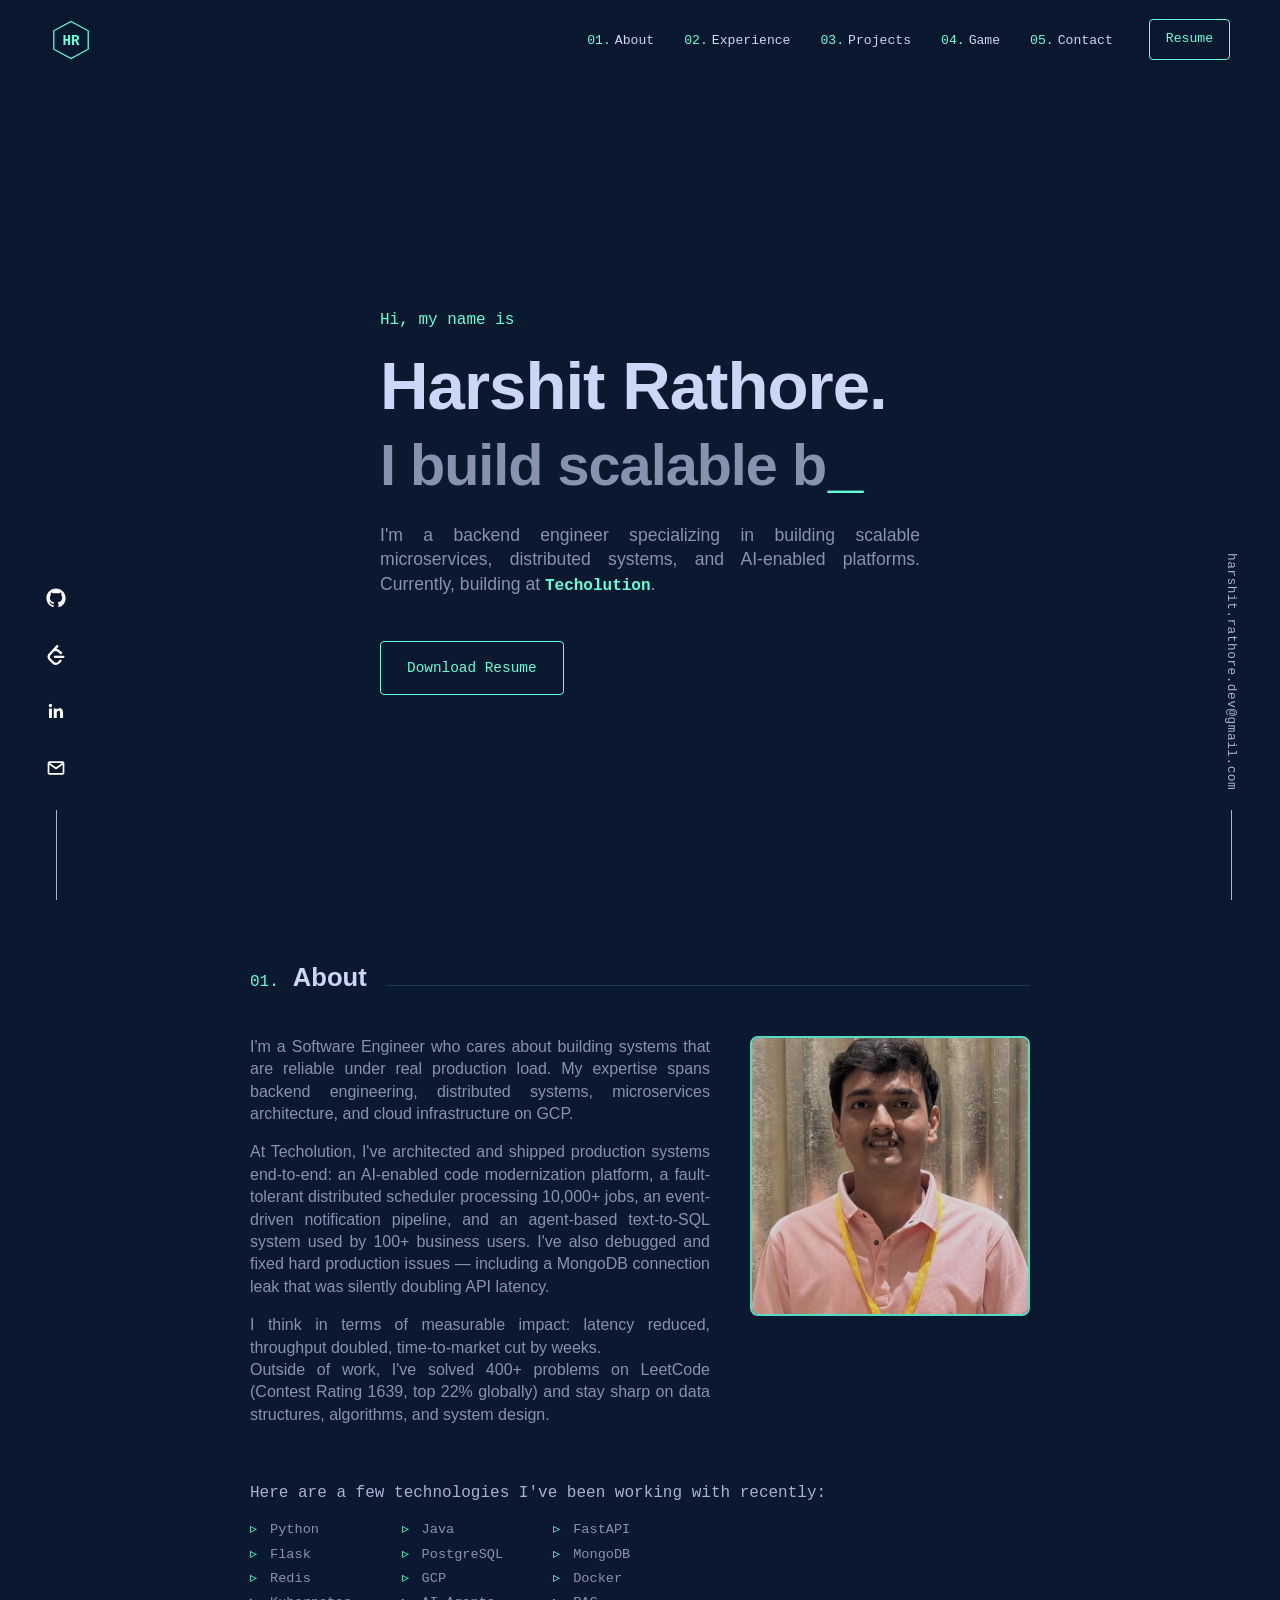
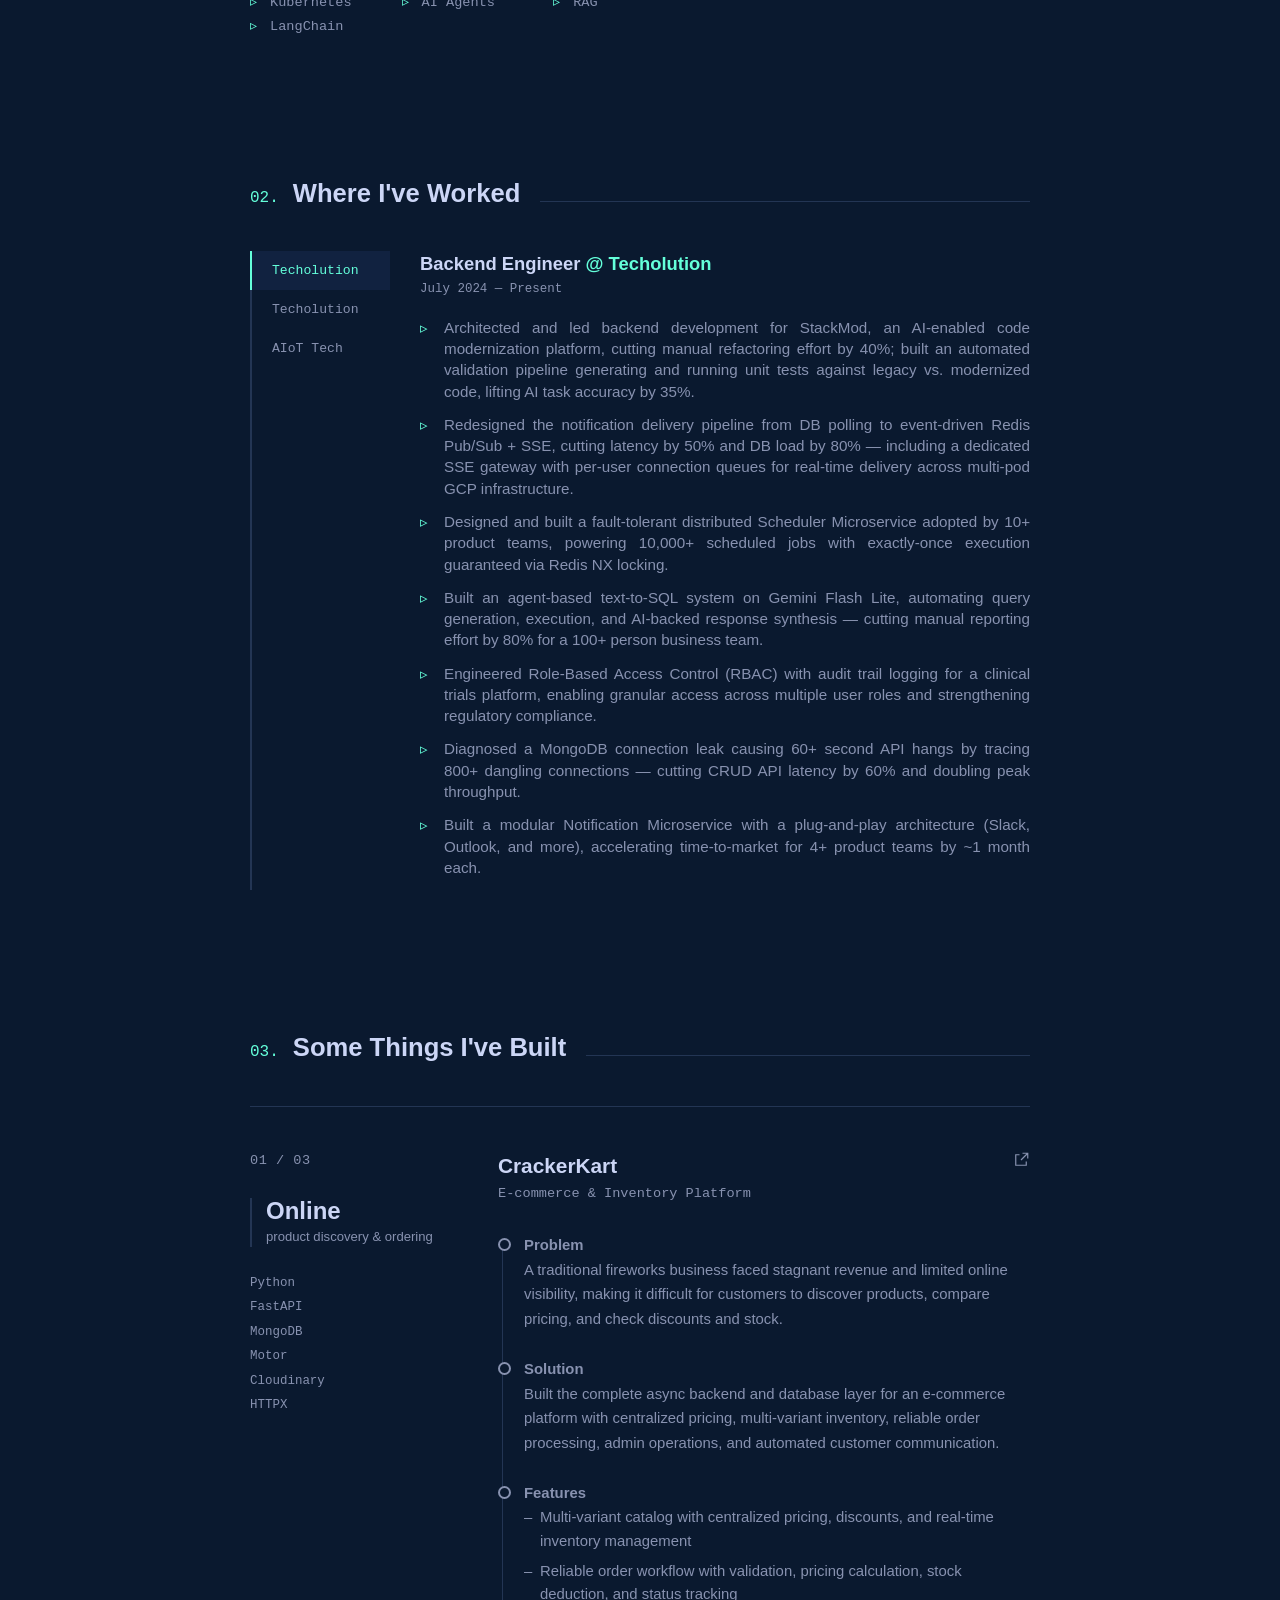
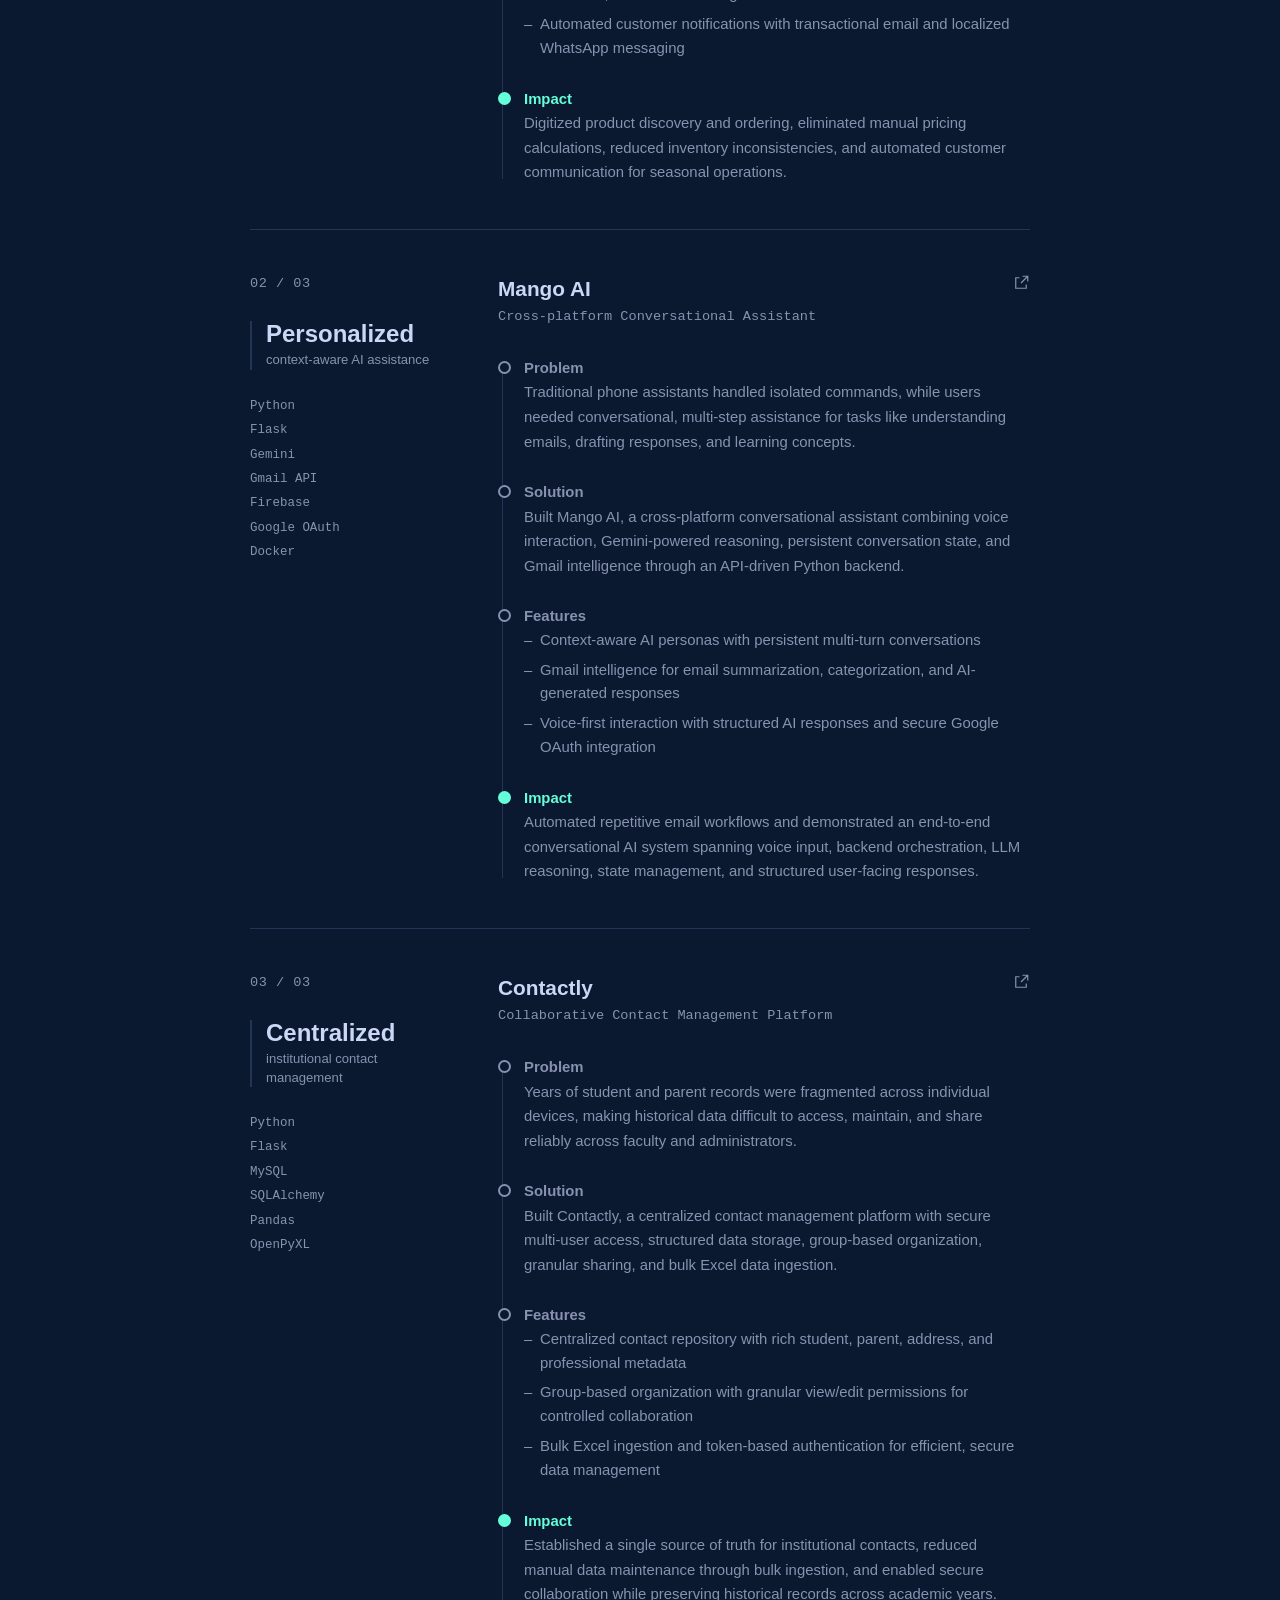
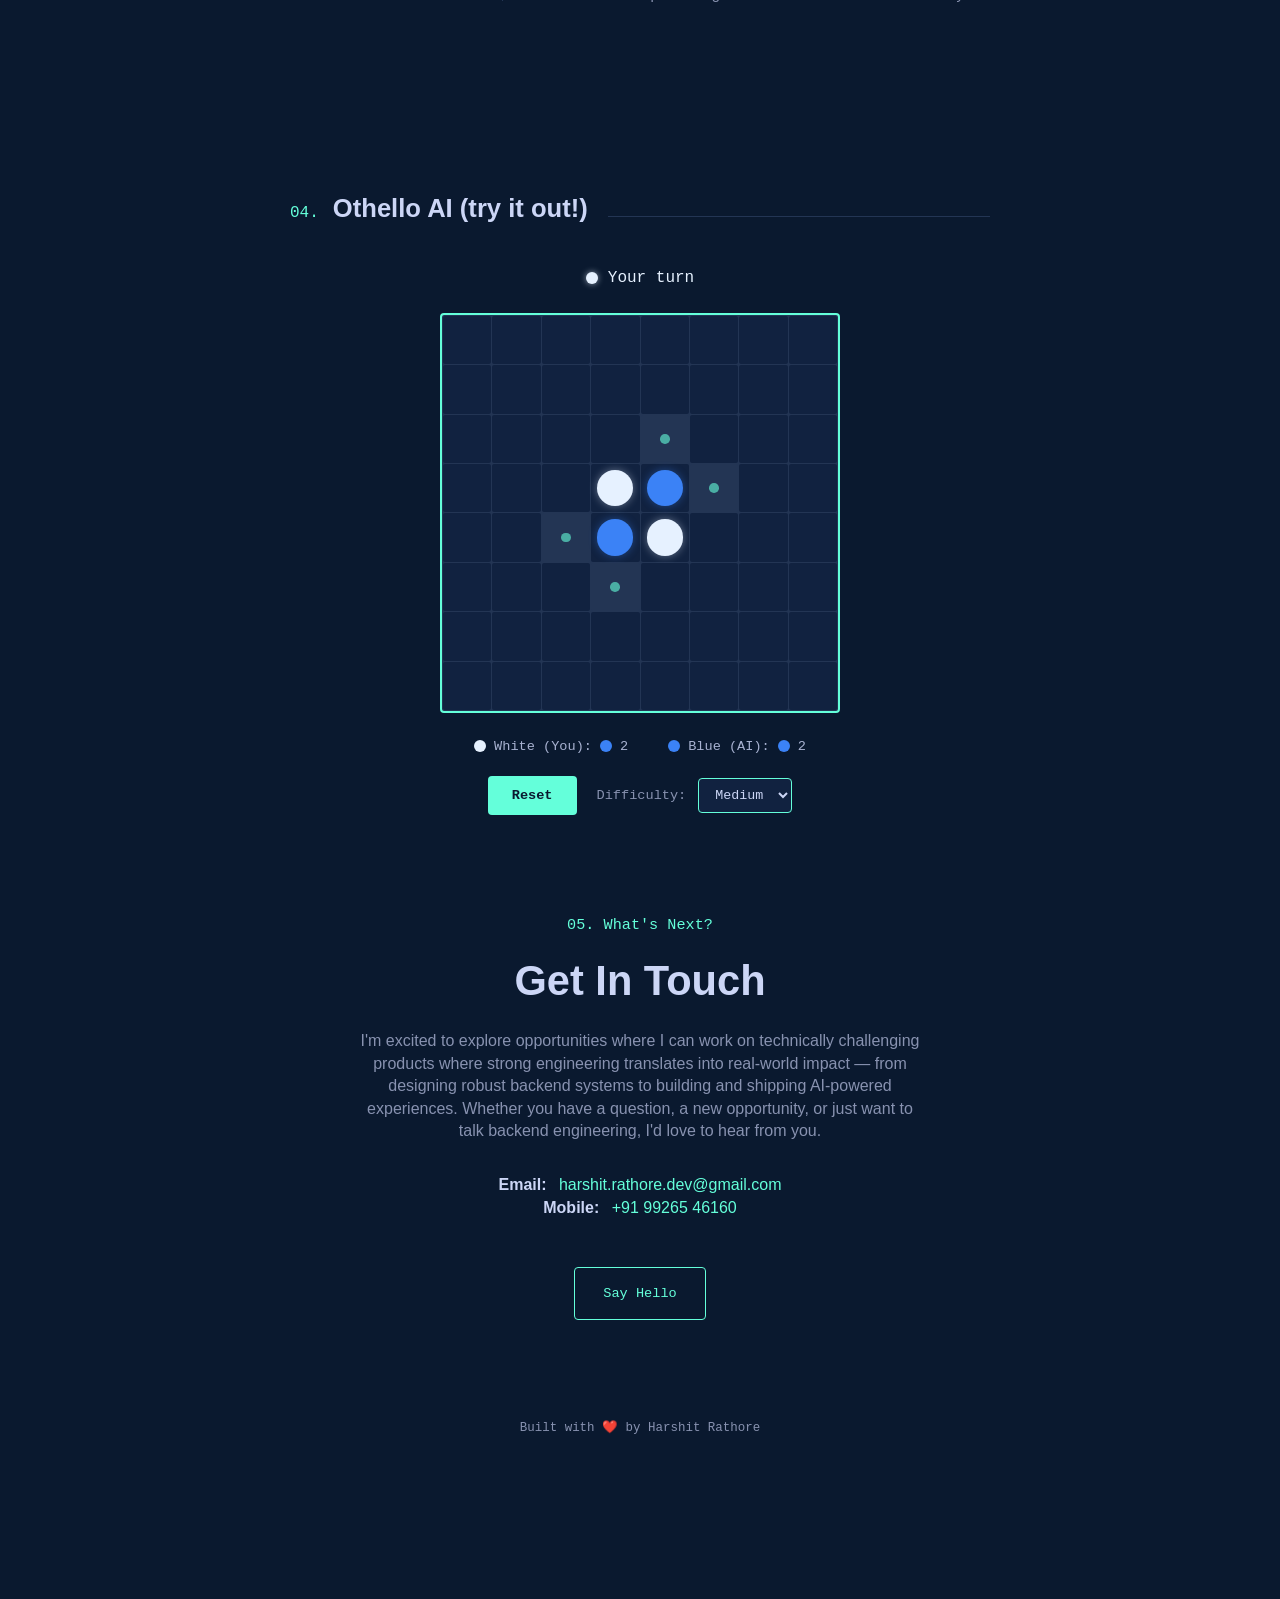
<file: index.html>
<!DOCTYPE html>
<html lang="en">
<head>
<meta charset="UTF-8" />
<meta name="viewport" content="width=device-width, initial-scale=1.0" />
<title>Harshit Rathore — Software Engineer</title>
<link rel="stylesheet" href="styles.css" />
</head>
<body>

<a href="#content" class="skip-link">Skip to Content</a>

<header class="top-nav">
  <a href="#" class="logo" aria-label="Home">
    <svg viewBox="0 0 100 100" fill="none" stroke="var(--green)" stroke-width="3">
      <polygon points="50,6 91,28 91,72 50,94 9,72 9,28" />
      <text x="50" y="62" text-anchor="middle" font-size="34" fill="var(--green)" stroke="none">HR</text>
    </svg>
  </a>

  <nav class="main-nav" aria-label="In-page">
    <ul>
      <li><a href="#about"><span>01.</span>About</a></li>
      <li><a href="#experience"><span>02.</span>Experience</a></li>
      <li><a href="#work"><span>03.</span>Projects</a></li>
      <li><a href="#games"><span>04.</span>Game</a></li>
      <li><a href="#contact"><span>05.</span>Contact</a></li>
    </ul>
    <a href="https://drive.google.com/file/d/1Hq6ZouIrVji_GooEheLllPzGnDtX38zh/view" target="_blank" rel="noreferrer" class="resume-btn">Resume</a>
  </nav>
</header>

<aside class="side-rail left" aria-label="Social links">
  <ul>
    <li><a href="https://github.com/harshitrathor3" target="_blank" rel="noreferrer" aria-label="GitHub">
      <svg viewBox="0 0 24 24" fill="white"><path d="M12 .5C5.65.5.5 5.65.5 12c0 5.08 3.29 9.39 7.86 10.91.57.1.78-.25.78-.55 0-.27-.01-1.17-.02-2.12-3.2.7-3.87-1.36-3.87-1.36-.53-1.34-1.28-1.7-1.28-1.7-1.05-.72.08-.7.08-.7 1.16.08 1.77 1.19 1.77 1.19 1.03 1.76 2.7 1.25 3.36.96.1-.75.4-1.25.73-1.54-2.55-.29-5.24-1.28-5.24-5.68 0-1.25.45-2.28 1.19-3.08-.12-.29-.52-1.46.11-3.05 0 0 .97-.31 3.18 1.18a11.05 11.05 0 0 1 5.79 0c2.2-1.49 3.17-1.18 3.17-1.18.64 1.59.24 2.76.12 3.05.74.8 1.19 1.83 1.19 3.08 0 4.41-2.69 5.38-5.25 5.67.41.36.78 1.06.78 2.14 0 1.55-.01 2.79-.01 3.17 0 .3.2.66.79.55A10.51 10.51 0 0 0 23.5 12c0-6.35-5.15-11.5-11.5-11.5Z"/></svg>
    </a></li>
    <li><a href="https://leetcode.com/u/harshit_rathr3" target="_blank" rel="noreferrer" aria-label="LeetCode">
      <svg viewBox="0 0 24 24" fill="white" stroke="none" aria-hidden="true"><path d="M13.483 0a1.374 1.374 0 0 0-.961.438L7.116 6.226l-3.854 4.126a5.266 5.266 0 0 0-1.209 2.104 5.35 5.35 0 0 0-.125.513 5.527 5.527 0 0 0 .062 2.362 5.83 5.83 0 0 0 .349 1.017 5.938 5.938 0 0 0 1.271 1.818l4.277 4.193.039.038c2.248 2.165 5.852 2.133 8.063-.074l2.396-2.392c.54-.54.54-1.414.003-1.955a1.378 1.378 0 0 0-1.951-.003l-2.396 2.392a3.021 3.021 0 0 1-4.205.038l-.02-.019-4.276-4.193c-.652-.64-.972-1.469-.948-2.263a2.68 2.68 0 0 1 .066-.523 2.545 2.545 0 0 1 .619-1.164L9.13 8.114c1.058-1.134 3.204-1.27 4.43-.278l3.501 2.831c.593.48 1.461.387 1.94-.207a1.384 1.384 0 0 0-.207-1.943l-3.5-2.831c-.8-.647-1.766-1.045-2.774-1.202l2.015-2.158A1.384 1.384 0 0 0 13.483 0zm-2.866 12.815a1.38 1.38 0 0 0-1.38 1.382 1.38 1.38 0 0 0 1.38 1.382H20.79a1.38 1.38 0 0 0 1.38-1.382 1.38 1.38 0 0 0-1.38-1.382z"/></svg>
    </a></li>
    <li>
      <a href="https://www.linkedin.com/in/harshitrathore3/" target="_blank" rel="noopener noreferrer" aria-label="LinkedIn">
        <svg viewBox="0 0 24 24" width="24" height="24" fill="white" aria-hidden="true">
          <path d="M20.45 20.45h-3.56v-5.57c0-1.33-.02-3.04-1.85-3.04-1.85 0-2.14 1.45-2.14 2.94v5.67H9.34V9h3.41v1.56h.05c.48-.9 1.64-1.85 3.38-1.85 3.6 0 4.27 2.37 4.27 5.46v6.28zM5.34 7.43a2.06 2.06 0 1 1 0-4.12 2.06 2.06 0 0 1 0 4.12zM7.12 20.45H3.56V9h3.56v11.45z"/>
        </svg>
      </a>
    </li>
    <li>
      <a href="mailto:harshit.rathore.dev@gmail.com" aria-label="Email">
        <svg viewBox="0 0 24 24" width="24" height="24" fill="white" aria-hidden="true">
          <path d="M4 4h16c1.1 0 2 .9 2 2v12c0 1.1-.9 2-2 2H4c-1.1 0-2-.9-2-2V6c0-1.1.9-2 2-2zm16 4.24-7.36 5.15a1 1 0 0 1-1.14 0L4 8.24V18h16V8.24zM4.5 6l7.06 4.94a.7.7 0 0 0 .78 0L19.4 6H4.5z"/>
        </svg>
      </a>
    </li>
  </ul>
  <span class="rail-line" aria-hidden="true"></span>
</aside>

<aside class="side-rail right" aria-label="Email">
  <a href="mailto:harshit.rathore.dev@gmail.com" class="email-link">harshit.rathore.dev@gmail.com</a>
  <span class="rail-line" aria-hidden="true"></span>
</aside>

<section class="hero">
  <p class="eyebrow">Hi, my name is</p>
  <h1>Harshit Rathore.</h1>
  <h2 id="typing-text"><span id="typing-content"></span><span id="typing-cursor"></span></h2>
  <p>I'm a backend engineer specializing in building scalable microservices, distributed systems, and AI-enabled platforms. Currently, building at <b class="eyebrow">Techolution</b>.</p>
  <a href="https://drive.google.com/file/d/1Hq6ZouIrVji_GooEheLllPzGnDtX38zh/view" target="_blank" rel="noreferrer" class="cta">Download Resume</a>
</section>

<main class="content" id="content">
  <section id="about" class="reveal">
    <h2 class="section-heading"><span class="num">01.</span> About<span class="rule"></span></h2>
    <div class="about-content">
      <div class="about-text">
        <p>I'm a Software Engineer who cares about building systems that are reliable under real production load. My expertise spans backend engineering, distributed systems, microservices architecture, and cloud infrastructure on GCP.</p>
        <p>At Techolution, I've architected and shipped production systems end-to-end: an AI-enabled code modernization platform, a fault-tolerant distributed scheduler processing 10,000+ jobs, an event-driven notification pipeline, and an agent-based text-to-SQL system used by 100+ business users. I've also debugged and fixed hard production issues — including a MongoDB connection leak that was silently doubling API latency.</p>
        <p>I think in terms of measurable impact: latency reduced, throughput doubled, time-to-market cut by weeks. <br> Outside of work, I've solved 400+ problems on LeetCode (Contest Rating 1639, top 22% globally) and stay sharp on data structures, algorithms, and system design.</p>
      </div>
      <img src="./img.JPG" alt="Harshit Rathore" class="about-image">
    </div>
    <p class="tech-intro">Here are a few technologies I've been working with recently:</p>
    <ul class="stack-list">
      <li>Python</li>
      <li>Java</li>
      <li>FastAPI</li>
      <li>Flask</li>
      <li>PostgreSQL</li>
      <li>MongoDB</li>
      <li>Redis</li>
      <li>GCP</li>
      <li>Docker</li>
      <li>Kubernetes</li>
      <li>AI Agents</li>
      <li>RAG</li>
      <li>LangChain</li>
    </ul>
  </section>

  <section id="experience" class="reveal">
    <h2 class="section-heading"><span class="num">02.</span>Where I've Worked<span class="rule"></span></h2>
    <div class="job-list">
      <div class="job-tabs" role="tablist" aria-label="Job history">
        <button class="active" role="tab" aria-selected="true" data-job="0">Techolution</button>
        <button role="tab" aria-selected="false" data-job="1">Techolution</button>
        <button role="tab" aria-selected="false" data-job="2">AIoT Tech</button>
      </div>
      <div class="job-panels">
        <div class="job-panel active" data-panel="0">
          <h3>Backend Engineer <span>@ Techolution</span></h3>
          <p class="job-time">July 2024 — Present</p>
          <ul>
            <li>Architected and led backend development for StackMod, an AI-enabled code modernization platform, cutting manual refactoring effort by 40%; built an automated validation pipeline generating and running unit tests against legacy vs. modernized code, lifting AI task accuracy by 35%.</li>
            <li>Redesigned the notification delivery pipeline from DB polling to event-driven Redis Pub/Sub + SSE, cutting latency by 50% and DB load by 80% — including a dedicated SSE gateway with per-user connection queues for real-time delivery across multi-pod GCP infrastructure.</li>
            <li>Designed and built a fault-tolerant distributed Scheduler Microservice adopted by 10+ product teams, powering 10,000+ scheduled jobs with exactly-once execution guaranteed via Redis NX locking.</li>
            <li>Built an agent-based text-to-SQL system on Gemini Flash Lite, automating query generation, execution, and AI-backed response synthesis — cutting manual reporting effort by 80% for a 100+ person business team.</li>
            <li>Engineered Role-Based Access Control (RBAC) with audit trail logging for a clinical trials platform, enabling granular access across multiple user roles and strengthening regulatory compliance.</li>
            <li>Diagnosed a MongoDB connection leak causing 60+ second API hangs by tracing 800+ dangling connections — cutting CRUD API latency by 60% and doubling peak throughput.</li>
            <li>Built a modular Notification Microservice with a plug-and-play architecture (Slack, Outlook, and more), accelerating time-to-market for 4+ product teams by ~1 month each.</li>
          </ul>
        </div>
        <div class="job-panel" data-panel="1">
          <h3>Backend Engineer Intern <span>@ Techolution</span></h3>
          <p class="job-time">Nov 2023 — June 2024</p>
          <ul>
            <li>Led a refactoring initiative that improved development speed by 80%.</li>
            <li>Built "PR Reviewer" — an automated code-review tool that reduced production bugs by 50%.</li>
            <li>Built RAG-based systems and contributed to core backend infrastructure improvements.</li>
          </ul>
        </div>
        <div class="job-panel" data-panel="2">
          <h3>AI Intern <span>@ AIoT Technologies</span></h3>
          <p class="job-time">Apr 2023 — Sep 2023</p>
          <ul>
            <li>Developed machine learning models using Python, TensorFlow, and CNN architectures.</li>
            <li>Contributed to AI/IoT projects exploring deep learning and neural network optimization.</li>
          </ul>
        </div>
      </div>
    </div>
  </section>

  <section id="work" class="reveal">
    <h2 class="section-heading"><span class="num">03.</span> Some Things I've Built<span class="rule"></span></h2>

    <article class="project">
      <div class="project-rail">
        <div class="project-index">01 / 03</div>

        <div class="project-metric">
          <div class="project-metric-value">Online</div>
          <div class="project-metric-label">product discovery & ordering</div>
        </div>

        <ul class="project-tech">
          <li>Python</li>
          <li>FastAPI</li>
          <li>MongoDB</li>
          <li>Motor</li>
          <li>Cloudinary</li>
          <li>HTTPX</li>
        </ul>
      </div>

      <div class="project-main">
        <div class="project-title-row">
          <div class="project-title-group">
            <h3>CrackerKart</h3>
            <h4>E-commerce & Inventory Platform</h4>
          </div>
          <a href="https://github.com/harshitrathor3/CrackersBackend" aria-label="View project" target="_blank" rel="noreferrer">
            <svg viewBox="0 0 24 24" fill="none" stroke="currentColor" stroke-width="1.6"><path d="M14 3h7v7M21 3l-9 9M5 5h5v0H5v14h14v-5"/></svg>
          </a>
        </div>

        <div class="thread">
          <div class="stage">
            <p class="stage-label">Problem</p>
            <p>A traditional fireworks business faced stagnant revenue and limited online visibility, making it difficult for customers to discover products, compare pricing, and check discounts and stock.</p>
          </div>

          <div class="stage">
            <p class="stage-label">Solution</p>
            <p>Built the complete async backend and database layer for an e-commerce platform with centralized pricing, multi-variant inventory, reliable order processing, admin operations, and automated customer communication.</p>
          </div>

          <div class="stage">
            <p class="stage-label">Features</p>
            <ul>
              <li>Multi-variant catalog with centralized pricing, discounts, and real-time inventory management</li>
              <li>Reliable order workflow with validation, pricing calculation, stock deduction, and status tracking</li>
              <li>Automated customer notifications with transactional email and localized WhatsApp messaging</li>
            </ul>
          </div>

          <div class="stage impact">
            <p class="stage-label">Impact</p>
            <p>Digitized product discovery and ordering, eliminated manual pricing calculations, reduced inventory inconsistencies, and automated customer communication for seasonal operations.</p>
          </div>
        </div>
      </div>
    </article>

    <article class="project">
      <div class="project-rail">
        <div class="project-index">02 / 03</div>

        <div class="project-metric">
          <div class="project-metric-value">Personalized</div>
          <div class="project-metric-label">context-aware AI assistance</div>
        </div>

        <ul class="project-tech">
          <li>Python</li>
          <li>Flask</li>
          <li>Gemini</li>
          <li>Gmail API</li>
          <li>Firebase</li>
          <li>Google OAuth</li>
          <li>Docker</li>
        </ul>
      </div>

      <div class="project-main">
        <div class="project-title-row">
          <div class="project-title-group">
            <h3>Mango AI</h3>
            <h4>Cross-platform Conversational Assistant</h4>
          </div>
          <a href="https://github.com/harshitrathor3/Mango_AI" aria-label="View project" target="_blank" rel="noreferrer">
            <svg viewBox="0 0 24 24" fill="none" stroke="currentColor" stroke-width="1.6"><path d="M14 3h7v7M21 3l-9 9M5 5h5v0H5v14h14v-5"/></svg>
          </a>
        </div>

        <div class="thread">
          <div class="stage">
            <p class="stage-label">Problem</p>
            <p>Traditional phone assistants handled isolated commands, while users needed conversational, multi-step assistance for tasks like understanding emails, drafting responses, and learning concepts.</p>
          </div>

          <div class="stage">
            <p class="stage-label">Solution</p>
            <p>Built Mango AI, a cross-platform conversational assistant combining voice interaction, Gemini-powered reasoning, persistent conversation state, and Gmail intelligence through an API-driven Python backend.</p>
          </div>

          <div class="stage">
            <p class="stage-label">Features</p>
            <ul>
              <li>Context-aware AI personas with persistent multi-turn conversations</li>
              <li>Gmail intelligence for email summarization, categorization, and AI-generated responses</li>
              <li>Voice-first interaction with structured AI responses and secure Google OAuth integration</li>
            </ul>
          </div>

          <div class="stage impact">
            <p class="stage-label">Impact</p>
            <p>Automated repetitive email workflows and demonstrated an end-to-end conversational AI system spanning voice input, backend orchestration, LLM reasoning, state management, and structured user-facing responses.</p>
          </div>
        </div>
      </div>
    </article>

    <article class="project">
      <div class="project-rail">
        <div class="project-index">03 / 03</div>

        <div class="project-metric">
          <div class="project-metric-value">Centralized</div>
          <div class="project-metric-label">institutional contact management</div>
        </div>

        <ul class="project-tech">
          <li>Python</li>
          <li>Flask</li>
          <li>MySQL</li>
          <li>SQLAlchemy</li>
          <li>Pandas</li>
          <li>OpenPyXL</li>
        </ul>
      </div>

      <div class="project-main">
        <div class="project-title-row">
          <div class="project-title-group">
            <h3>Contactly</h3>
            <h4>Collaborative Contact Management Platform</h4>
          </div>
          <a href="https://github.com/harshitrathor3/Contact-Project" aria-label="View project" target="_blank" rel="noreferrer">
            <svg viewBox="0 0 24 24" fill="none" stroke="currentColor" stroke-width="1.6"><path d="M14 3h7v7M21 3l-9 9M5 5h5v0H5v14h14v-5"/></svg>
          </a>
        </div>

        <div class="thread">
          <div class="stage">
            <p class="stage-label">Problem</p>
            <p>Years of student and parent records were fragmented across individual devices, making historical data difficult to access, maintain, and share reliably across faculty and administrators.</p>
          </div>

          <div class="stage">
            <p class="stage-label">Solution</p>
            <p>Built Contactly, a centralized contact management platform with secure multi-user access, structured data storage, group-based organization, granular sharing, and bulk Excel data ingestion.</p>
          </div>

          <div class="stage">
            <p class="stage-label">Features</p>
            <ul>
              <li>Centralized contact repository with rich student, parent, address, and professional metadata</li>
              <li>Group-based organization with granular view/edit permissions for controlled collaboration</li>
              <li>Bulk Excel ingestion and token-based authentication for efficient, secure data management</li>
            </ul>
          </div>

          <div class="stage impact">
            <p class="stage-label">Impact</p>
            <p>Established a single source of truth for institutional contacts, reduced manual data maintenance through bulk ingestion, and enabled secure collaboration while preserving historical records across academic years.</p>
          </div>
        </div>
      </div>
    </article>

  </section>

  <section id="games" class="reveal">
    <h2 class="section-heading"><span class="num">04.</span> Othello AI (try it out!)<span class="rule"></span></h2>
    <div class="game-container">
      <div class="game-info-top">
        <p id="gameStatus" class="status-text"><span class="status-dot"></span>Your turn</p>
      </div>
      
      <div class="game-wrapper">
        <div class="game-board" id="gameBoard"></div>
      </div>

      <div class="game-footer">
        <div class="score-display">
          <span>White (You): <span id="whiteScore">2</span></span>
          <span>Blue (AI): <span id="blueScore">2</span></span>
        </div>
        <div class="game-controls">
          <button class="reset-btn" id="resetBtn">Reset</button>
          <div class="difficulty-control">
            <label for="difficultySelect">Difficulty:</label>
            <select id="difficultySelect">
              <option value="easy">Easy</option>
              <option value="medium" selected>Medium</option>
              <option value="hard">Hard</option>
            </select>
          </div>
        </div>
      </div>
    </div>
  </section>

  <section id="contact" class="reveal">
    <p class="eyebrow">05. What's Next?</p>
    <h2 class="big">Get In Touch</h2>
    <p>I'm excited to explore opportunities where I can work on technically challenging products where strong engineering translates into real-world impact — from designing robust backend systems to building and shipping AI-powered experiences. Whether you have a question, a new opportunity, or just want to talk backend engineering, I'd love to hear from you.</p>
    <div class="contact-info">
      <p>
        <strong>Email:</strong> <a href="mailto:harshit.rathore.dev@gmail.com">harshit.rathore.dev@gmail.com</a> <br>
        <strong>Mobile:</strong> <a href="tel:+919926546160">+91 99265 46160</a>
      </p>
    </div>
    <a href="mailto:harshit.rathore.dev@gmail.com" class="cta">Say Hello</a>
  </section>

  <footer>
    <p>Built with ❤️ by Harshit Rathore</p>
  </footer>
</main>

<script src="script.js" defer></script>

</body>
</html>
<!-- for mobile there is no left side quick link pannel -->
<!-- there is no nav bar for mobile view -->
<!-- typing like and sound for I am backend developer -->
<!-- loading of sections like original website -->
</file>
<file: styles.css>
:root {
    --navy: #0a192f;
    --light-navy: #112240;
    --lightest-navy: #233554;
    --slate: #8892b0;
    --light-slate: #a8b2d1;
    --lightest-slate: #ccd6f6;
    --white: #e6f1ff;
    --green: #64ffda;
    --font-sans: 'Inter', -apple-system, BlinkMacSystemFont, 'Segoe UI', sans-serif;
    --font-mono: 'JetBrains Mono', 'SF Mono', 'Fira Code', monospace;
    --side-gutter: 60px;
    --hero-gutter: 380px;
  }

  * { box-sizing: border-box; margin: 0; padding: 0; }
  html { scroll-behavior: smooth; }

  body {
    background: var(--navy);
    color: var(--slate);
    font-family: var(--font-sans);
    line-height: 1.4;
    -webkit-font-smoothing: antialiased;
  }

  ::selection { background: var(--lightest-navy); color: var(--white); }
  a { color: inherit; text-decoration: none; }

  .skip-link {
    position: absolute;
    top: -40px;
    left: 0;
    background: var(--green);
    color: var(--navy);
    padding: 8px 16px;
    z-index: 200;
  }
  .skip-link:focus { top: 0; }

  :focus-visible { outline: 2px solid var(--green); outline-offset: 3px; }

  /* Typing Effect Styles */
  #typing-cursor {
    display: inline-block;
    color: var(--green);
    font-weight: bold;
    font-size: 1.1em;
    animation: blink 0.8s infinite;
    margin-left: 2px;
  }

  #typing-cursor::after {
    content: '_';
  }

  #typing-cursor.typing {
    animation: blink 0.5s infinite;
  }

  @keyframes blink {
    0%, 49% { opacity: 1; }
    50%, 100% { opacity: 0; }
  }

  /* Top header */
  header.top-nav {
    position: sticky;
    top: 0;
    z-index: 100;
    display: flex;
    align-items: center;
    justify-content: space-between;
    height: 80px;
    padding: 0 50px;
    background: rgba(10, 25, 47, 0.85);
    backdrop-filter: blur(8px);
    border-bottom: 1px solid transparent;
  }

  .logo {
    width: 42px;
    height: 42px;
    display: flex;
    align-items: center;
    justify-content: center;
  }
  .logo svg { width: 100%; height: 100%; }
  .logo text { font-family: var(--font-mono); font-weight: 700; }

  nav.main-nav {
    display: flex;
    align-items: center;
    gap: 36px;
  }
  nav.main-nav ul {
    list-style: none;
    display: flex;
    gap: 30px;
  }
  nav.main-nav a {
    font-family: var(--font-mono);
    font-size: 0.82rem;
    color: var(--lightest-slate);
    transition: color 0.2s ease;
  }
  nav.main-nav a span { color: var(--green); margin-right: 4px; }
  nav.main-nav a:hover, nav.main-nav a:focus-visible { color: var(--green); }

  .resume-btn {
    font-family: var(--font-mono);
    font-size: 0.8rem;
    color: var(--green) !important;
    border: 1px solid var(--green);
    border-radius: 4px;
    padding: 10px 16px;
    transition: background 0.2s ease, transform 0.2s ease;
  }
  .resume-btn:hover { background: rgba(100, 255, 218, 0.08); transform: translateY(-2px); }

  .nav-toggle { display: none; }

  /* Fixed side rails */
  .side-rail {
    position: fixed;
    bottom: 0;
    display: flex;
    flex-direction: column;
    align-items: center;
    z-index: 50;
  }
  .side-rail.left { left: 40px; }
  .side-rail.right { right: 40px; }

  .side-rail ul {
    list-style: none;
    display: flex;
    flex-direction: column;
    gap: 18px;
    margin-bottom: 20px;
  }
  .side-rail.left a {
    color: var(--light-slate);
    display: block;
    padding: 6px;
    transition: color 0.2s ease, transform 0.2s ease;
  }
  .side-rail.left a:hover { color: var(--green); transform: translateY(-3px); }
  .side-rail svg { width: 20px; height: 20px; }

  .side-rail .rail-line {
    width: 1px;
    height: 90px;
    background: var(--light-slate);
  }

  .side-rail.right .email-link {
    writing-mode: vertical-rl;
    font-family: var(--font-mono);
    font-size: 0.8rem;
    color: var(--light-slate);
    letter-spacing: 0.5px;
    margin-bottom: 20px;
    transition: color 0.2s ease, transform 0.2s ease;
  }
  .side-rail.right .email-link:hover { color: var(--green); transform: translateY(-3px); }

  /* Hero */
  .hero {
    min-height: calc(100vh - 80px);
    display: flex;
    flex-direction: column;
    justify-content: center;
    max-width: 1100px;
    padding: 40px 40px 40px var(--hero-gutter);
  }
  .hero .eyebrow {
    font-family: var(--font-mono);
    color: var(--green);
    font-size: 1rem;
    margin-bottom: 18px;
  }
  .hero h1 {
    font-size: clamp(2.4rem, 7vw, 4.2rem);
    color: var(--lightest-slate);
    font-weight: 700;
    letter-spacing: -1px;
    line-height: 1.1;
  }
  .hero h2 {
    font-size: clamp(2rem, 6vw, 3.6rem);
    color: var(--slate);
    font-weight: 700;
    letter-spacing: -1px;
    line-height: 1.1;
    margin-top: 6px;
  }
  .hero p {
    margin-top: 24px;
    max-width: 540px;
    font-size: 1.1rem;
    text-align: justify;
  }
  .hero p b { color: var(--lightest-slate); font-weight: 600; }
  .hero .cta {
    display: inline-block;
    margin-top: 44px;
    padding: 16px 26px;
    border: 1px solid var(--green);
    border-radius: 4px;
    color: var(--green);
    font-family: var(--font-mono);
    font-size: 0.9rem;
    width: fit-content;
    transition: background 0.2s ease, transform 0.2s ease;
  }
  .hero .cta:hover { background: rgba(100, 255, 218, 0.08); transform: translateY(-3px); }

  /* Content sections below hero */
  main.content {
    max-width: 900px;
    margin: 0 auto;
    padding: 0 var(--side-gutter) 100px;
  }
  section { margin-bottom: 140px; scroll-margin-top: 100px; }
  section:last-of-type { margin-bottom: 60px; }

  .section-heading {
    color: var(--lightest-slate);
    font-size: 1.6rem;
    font-weight: 700;
    margin-bottom: 40px;
    display: flex;
    align-items: baseline;
    gap: 14px;
  }
  .section-heading .num { font-family: var(--font-mono); color: var(--green); font-size: 1rem; font-weight: 400; }
  .section-heading .rule { height: 1px; background: var(--lightest-navy); flex: 1; margin-left: 6px; }

  #about .about-content {
    display: flex;
    gap: 40px;
    align-items: flex-start;
    margin-bottom: 40px;
  }
  #about .about-text {
    flex: 1;
    text-align: justify;
  }
  #about p { margin-bottom: 16px; font-size: 1rem; }
  .about-image {
    width: 280px;
    height: 280px;
    object-fit: cover;
    border-radius: 8px;
    flex-shrink: 0;
    border: 2px solid var(--green);
    opacity: 0.85;
    transition: opacity 0.3s ease;
  }
  .about-image:hover {
    opacity: 1;
  }
  .tech-intro {
    font-family: var(--font-mono);
    color: var(--light-slate);
    font-size: 0.85rem;
    margin: 24px 0 12px;
  }
  .stack-list {
    display: grid;
    grid-template-columns: repeat(3, auto);
    gap: 5px 50px;
    width: fit-content;
    list-style: none;
    font-family: var(--font-mono);
    font-size: 0.85rem;
  }
  .stack-list li { position: relative; padding-left: 20px; }
  .stack-list li::before { content: '▹'; position: absolute; left: 0; color: var(--green); }

  .job-list { display: flex; gap: 30px; }
  .job-tabs { display: flex; flex-direction: column; border-left: 2px solid var(--lightest-navy); min-width: 140px; }
  .job-tabs button {
    background: none; border: none; text-align: left; color: var(--slate);
    font-family: var(--font-mono); font-size: 0.82rem; padding: 12px 20px; cursor: pointer;
    border-left: 2px solid transparent; margin-left: -2px; transition: color 0.2s ease, background 0.2s ease;
    white-space: nowrap;
  }
  .job-tabs button:hover { background: var(--light-navy); color: var(--green); }
  .job-tabs button.active { color: var(--green); border-left: 2px solid var(--green); background: var(--light-navy); }
  .job-panel { display: none; }
  .job-panel.active { display: block; }
  .job-panel h3 { font-size: 1.15rem; color: var(--lightest-slate); font-weight: 600; }
  .job-panel h3 span { color: var(--green); }
  .job-panel .job-time { font-family: var(--font-mono); font-size: 0.78rem; color: var(--slate); margin: 4px 0 18px; }
  .job-panel ul { list-style: none; }
  .job-panel li { position: relative; padding-left: 24px; margin-bottom: 12px; font-size: 0.95rem; text-align: justify;}
  .job-panel li::before { content: '▹'; position: absolute; left: 0; color: var(--green); }

  .project {
    position: relative;
    display: grid;
    grid-template-columns: 200px 1fr;
    gap: 48px;
    padding: 44px 0;
    border-top: 1px solid var(--lightest-navy);
    transition: border-color 0.25s ease;
  }
  .project:hover { border-top-color: rgba(100, 255, 218, 0.4); }

  .project-rail { display: flex; flex-direction: column; gap: 28px; }

  .project-index {
    font-family: var(--font-mono);
    font-size: 0.85rem;
    color: var(--slate);
    letter-spacing: 0.5px;
    transition: color 0.25s ease;
  }
  .project:hover .project-index { color: var(--green); }

  .project-metric {
    padding-left: 14px;
    border-left: 2px solid var(--lightest-navy);
    transition: border-color 0.25s ease;
  }
  .project:hover .project-metric { border-left-color: var(--green); }
  .project-metric-value { color: var(--lightest-slate); font-size: 1.5rem; font-weight: 600; line-height: 1.1; }
  .project-metric-label { color: var(--slate); font-size: 0.82rem; margin-top: 4px; line-height: 1.4; }

  .project-tech { list-style: none; margin: 0; padding: 0; display: flex; flex-direction: column; gap: 7px; }
  .project-tech li { font-family: var(--font-mono); font-size: 0.78rem; color: var(--slate); }

  .project-main { min-width: 0; }

  .project-title-row { display: flex; align-items: flex-start; justify-content: space-between; gap: 16px; margin-bottom: 30px; }
  .project-title-row h3 { color: var(--lightest-slate); font-size: 1.3rem; font-weight: 700; margin: 0; }
  .project-title-row h4 {
    color: var(--slate);
    font-size: 0.85rem;
    font-weight: 500;
    font-family: var(--font-mono);
    margin: 0;
  }
  .project-title-row a { color: var(--slate); display: flex; align-items: center; transition: transform 0.25s ease, color 0.25s ease; }
  .project-title-group { display: flex; flex-direction: column; gap: 4px; }
  .project:hover .project-title-row a { color: var(--green); transform: translate(3px, -3px); }
  .project-title-row svg { width: 18px; height: 18px; }

  .thread { position: relative; padding-left: 26px; }
  .thread::before { content: ''; position: absolute; left: 4px; top: 6px; bottom: 6px; width: 1px; background: var(--lightest-navy); }

  .stage { position: relative; padding-bottom: 26px; }
  .stage:last-child { padding-bottom: 0; }
  .stage::before {
    content: ''; position: absolute; left: -26px; top: 5px;
    width: 9px; height: 9px; border-radius: 50%;
    background: var(--navy); border: 2px solid var(--slate);
    transition: border-color 0.25s ease, background 0.25s ease;
  }
  .project:hover .stage::before { border-color: var(--green); }

  .stage-label { color: var(--light-slate); font-size: 0.95rem; font-weight: 600; margin: 0 0 8px 0; }
  .stage p { color: var(--slate); font-size: 0.93rem; line-height: 1.65; margin: 0; }
  .stage ul { margin: 0; padding: 0; list-style: none; }
  .stage li { color: var(--slate); font-size: 0.93rem; line-height: 1.6; padding-left: 16px; position: relative; margin-bottom: 6px; }
  .stage li::before { content: '–'; position: absolute; left: 0; color: var(--slate); }
  .stage li:last-child { margin-bottom: 0; }

  .stage.impact .stage-label { color: var(--green); }
  .stage.impact::before { background: var(--green); border-color: var(--green); }

  #contact { text-align: center; max-width: 560px; margin: 0 auto 100px; }
  #contact .section-heading { justify-content: center; }
  #contact .num { }
  #contact .eyebrow { font-family: var(--font-mono); color: var(--green); font-size: 0.95rem; margin-bottom: 16px; }
  #contact h2.big { font-size: clamp(1.8rem, 5vw, 2.6rem); color: var(--lightest-slate); margin-bottom: 20px; }
  #contact > p { margin-bottom: 32px; }
  
  .contact-info { 
    margin-bottom: 48px;
    display: flex;
    flex-direction: column;
    gap: 16px;
  }
  
  .contact-info p {
    margin: 0;
    font-size: 1rem;
    color: var(--light-slate);
    line-height: 1.4;
  }
  
  .contact-info strong {
    color: var(--lightest-slate);
    font-weight: 600;
    margin-right: 8px;
  }
  
  .contact-info a {
    color: var(--green);
    text-decoration: none;
    transition: color 0.2s ease;
    word-break: break-all;
  }
  
  .contact-info a:hover {
    color: var(--white);
    text-decoration: underline;
  }
  
  #contact .cta { display: inline-block; padding: 16px 28px; border: 1px solid var(--green); color: var(--green); font-family: var(--font-mono); font-size: 0.85rem; border-radius: 4px; transition: background 0.2s ease, transform 0.2s ease; }
  #contact .cta:hover { background: rgba(100, 255, 218, 0.08); transform: translateY(-3px); }

  footer { text-align: center; padding: 0 0 60px; color: var(--slate); font-family: var(--font-mono); font-size: 0.78rem; }

  /* Game Section */
  #games { max-width: 700px; margin: 0 auto 100px; }
  .game-container { padding: 0; }
  
  .game-info-top {
    margin-bottom: 24px;
    display: flex;
    align-items: center;
    justify-content: center;
  }
  
  .status-text {
    font-family: var(--font-mono);
    font-size: 1rem;
    color: var(--white);
    display: flex;
    align-items: center;
    gap: 10px;
    margin: 0;
  }
  
  .status-dot {
    display: inline-block;
    width: 12px;
    height: 12px;
    border-radius: 50%;
    background: #e6f1ff;
    box-shadow: 0 0 6px rgba(230, 241, 255, 0.6);
  }
  
  .status-text.ai-turn .status-dot {
    background: #3b82f6;
    box-shadow: 0 0 6px rgba(59, 130, 246, 0.6);
  }
  
  .game-wrapper { margin-bottom: 24px; }
  
  #gameBoard {
    display: grid;
    grid-template-columns: repeat(8, 1fr);
    grid-template-rows: repeat(8, 1fr);
    aspect-ratio: 1;
    gap: 1px;
    background: var(--lightest-navy);
    border: 2px solid var(--green);
    border-radius: 4px;
    padding: 1px;
    max-width: 400px;
    margin-left: auto;
    margin-right: auto;
  }
  
  .game-cell {
    background: var(--light-navy);
    cursor: pointer;
    position: relative;
    border-radius: 2px;
    transition: background 0.2s ease;
    display: flex;
    align-items: center;
    justify-content: center;
  }
  
  .game-cell::after {
    content: '';
    width: 75%;
    height: 75%;
    border-radius: 50%;
    background: currentColor;
    display: none;
  }
  
  .game-cell.white::after {
    display: block;
    color: #e6f1ff;
    box-shadow: 0 0 8px rgba(230, 241, 255, 0.4);
  }
  
  .game-cell.blue::after {
    display: block;
    color: #3b82f6;
    box-shadow: 0 0 8px rgba(59, 130, 246, 0.4);
  }
  
  .game-cell.valid {
    background: var(--lightest-navy);
  }
  
  .game-cell.valid::before {
    content: '';
    width: 20%;
    height: 20%;
    border-radius: 50%;
    background: rgba(100, 255, 218, 0.6);
  }
  
  .game-cell:hover:not(.white):not(.blue) {
    background: #2a4a5a;
  }
  
  .game-footer {
    display: flex;
    flex-direction: column;
    gap: 20px;
    align-items: center;
  }
  
  .score-display {
    display: flex;
    justify-content: center;
    gap: 40px;
    font-family: var(--font-mono);
    font-size: 0.85rem;
    color: var(--light-slate);
  }
  
  .score-display span {
    display: flex;
    align-items: center;
    gap: 8px;
  }
  
  .score-display span::before {
    content: '';
    display: inline-block;
    width: 12px;
    height: 12px;
    border-radius: 50%;
    background: currentColor;
  }
  
  .score-display span:first-child::before {
    background: #e6f1ff;
  }
  
  .score-display span:last-child::before {
    background: #3b82f6;
  }
  
  .game-controls {
    display: flex;
    gap: 20px;
    justify-content: center;
    align-items: center;
    flex-wrap: wrap;
  }
  
  .reset-btn {
    background: var(--green);
    color: var(--navy);
    border: none;
    padding: 12px 24px;
    border-radius: 4px;
    font-family: var(--font-mono);
    font-size: 0.85rem;
    font-weight: 600;
    cursor: pointer;
    transition: background 0.2s ease, transform 0.2s ease;
  }
  
  .reset-btn:hover {
    background: #4eddcc;
    transform: translateY(-2px);
  }
  
  .difficulty-control {
    display: flex;
    align-items: center;
    gap: 12px;
    font-family: var(--font-mono);
    font-size: 0.85rem;
  }
  
  .difficulty-control select {
    background: var(--light-navy);
    color: var(--lightest-slate);
    border: 1px solid var(--green);
    padding: 8px 12px;
    border-radius: 4px;
    font-family: var(--font-mono);
    cursor: pointer;
    transition: background 0.2s ease;
  }
  
  .difficulty-control select:hover {
    background: var(--lightest-navy);
  }
  
  .difficulty-control select option {
    background: var(--navy);
    color: var(--lightest-slate);
  }

  .reveal { opacity: 0; transform: translateY(12px); }
  .reveal.in { animation: revealIn 0.6s ease forwards; }
  @keyframes revealIn { to { opacity: 1; transform: translateY(0); } }

  @media (prefers-reduced-motion: reduce) {
    html { scroll-behavior: auto; }
    .reveal { opacity: 1; transform: none; animation: none; }
    .project:hover { transform: none; }
  }

  @media (max-width: 1080px) {
    .side-rail { display: none; }
    :root { --hero-gutter: 60px; }
    .hero h1 { font-size: clamp(2rem, 5vw, 3.4rem); }
    .hero h2 { font-size: clamp(1.7rem, 5vw, 3rem); }
  }

  @media (max-width: 760px) {
    :root { --side-gutter: 24px; }
    header.top-nav { padding: 0 20px; }
    nav.main-nav ul { display: none; }
    .resume-btn { display: none; }
    .about-content { flex-direction: column; }
    .about-image { width: 240px; height: 240px; }
    .job-list { flex-direction: column; }
    .job-tabs {
      flex-direction: row; border-left: none; border-bottom: 2px solid var(--lightest-navy); overflow-x: auto;
    }
    .job-tabs button { border-left: none; border-bottom: 2px solid transparent; margin-left: 0; margin-bottom: -2px; }
    .job-tabs button.active { border-left: none; border-bottom: 2px solid var(--green); }
  }

  @media (max-width: 680px) {
    .project { grid-template-columns: 1fr; gap: 24px; padding: 32px 0; }
    .project-rail { flex-direction: row; flex-wrap: wrap; gap: 24px 32px; }
    .project-metric { padding-left: 0; border-left: none; padding-top: 10px; border-top: 2px solid var(--lightest-navy); }
    .project:hover .project-metric { border-top-color: var(--green); border-left-color: var(--lightest-navy); }
    .project-tech { flex-direction: row; flex-wrap: wrap; gap: 10px 16px; }
  }
</file>
